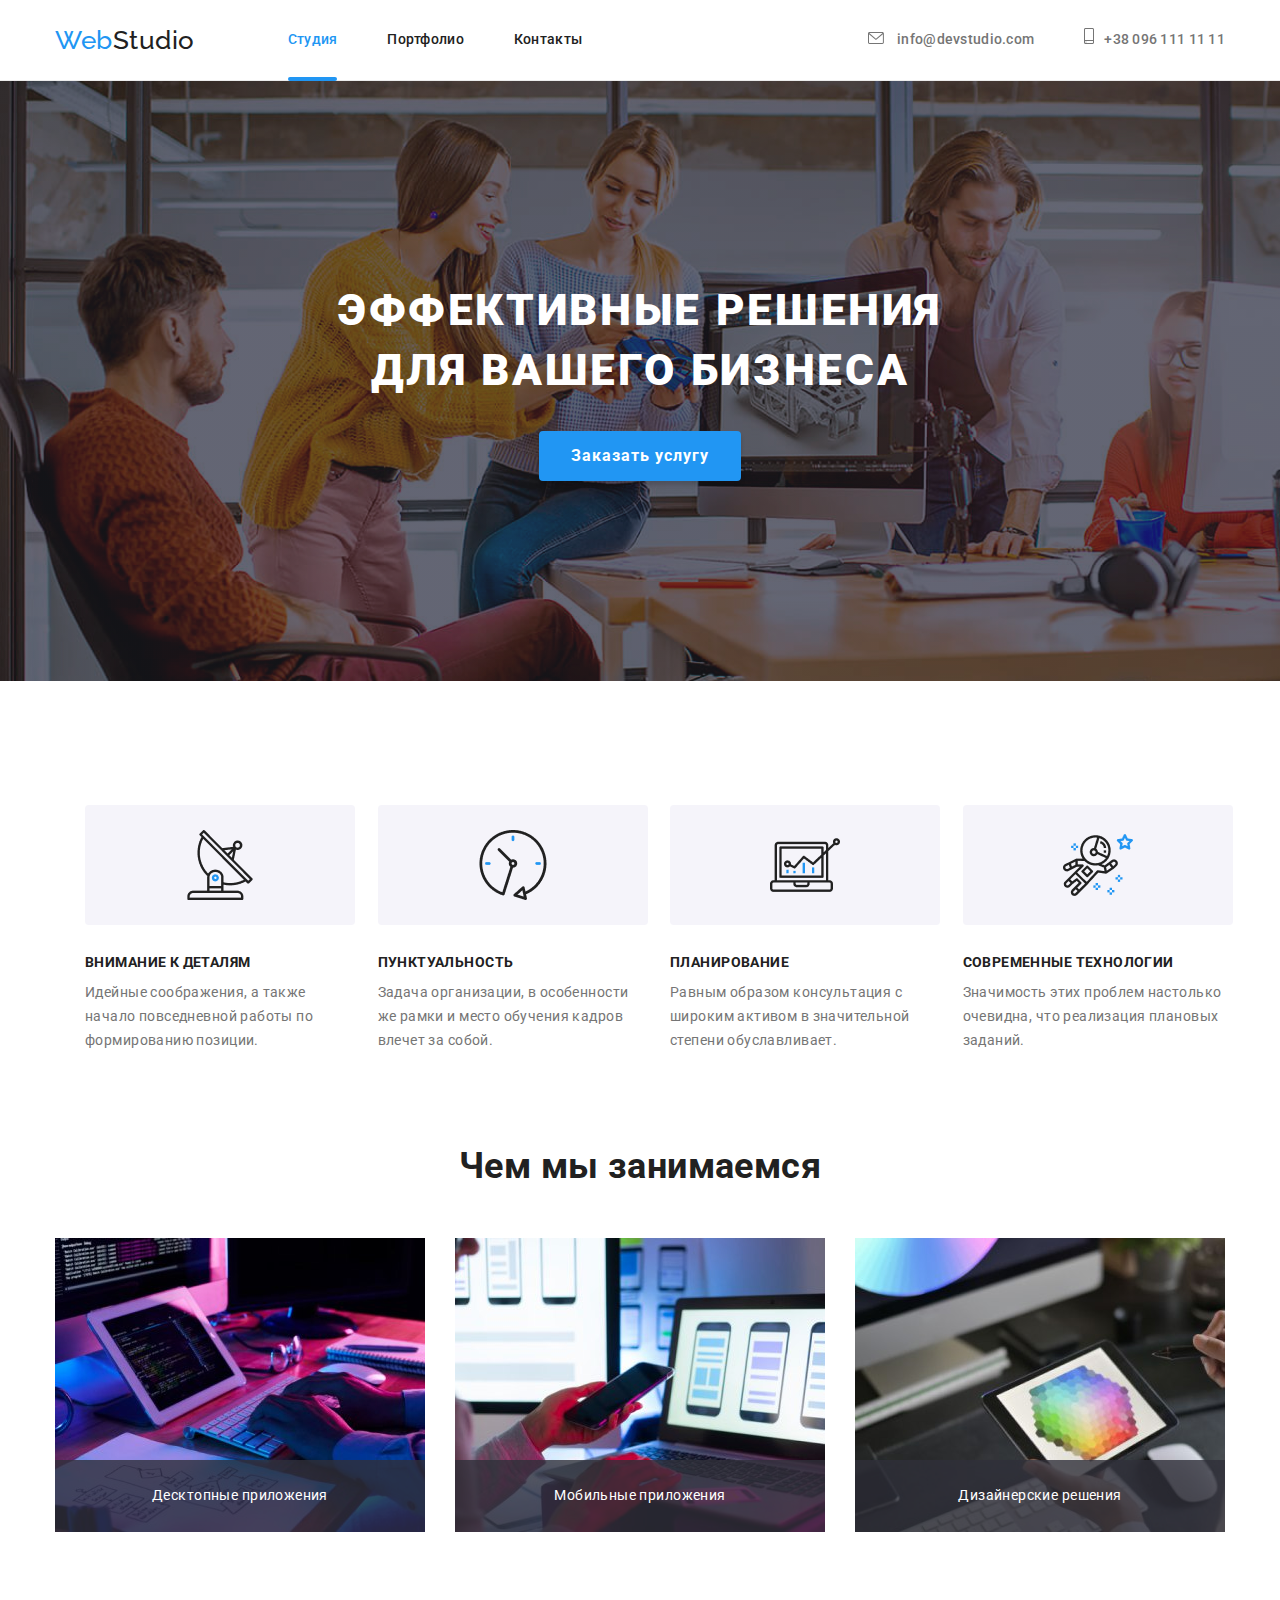
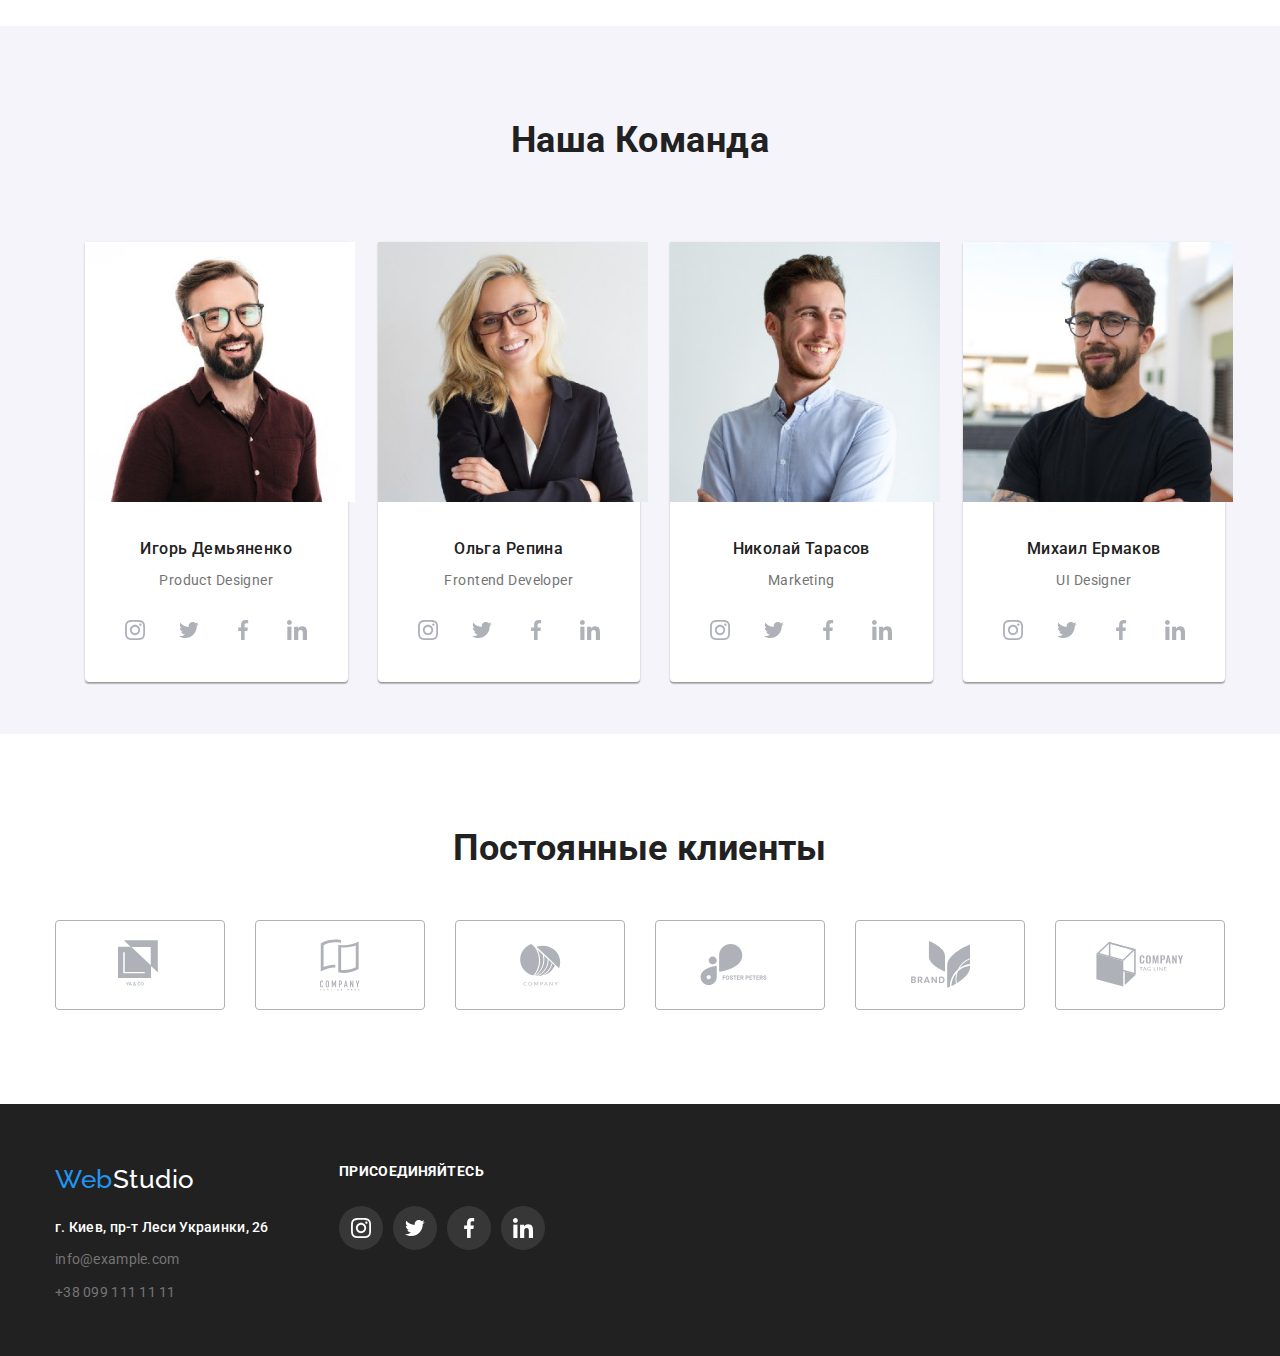
<file: index.html>
<!DOCTYPE html>
<html lang="ru">
  <head>
    <meta charset="UTF-8" />
    <meta name="viewport" content="width=device-width, initial-scale=1.0" />
    <title>Студия</title>
    <link rel="stylesheet" href="https://cdnjs.cloudflare.com/ajax/libs/modern-normalize/1.0.0/modern-normalize.min.css">
    <link href="https://fonts.googleapis.com/css2?family=Raleway:wght@700&family=Roboto:wght@400;500;700;900&display=swap"
      rel="stylesheet"> 
    <link rel="stylesheet" href="./css/styles.css">
  </head>
  <body>
    <header class="header-border">
    <div class="container header">
      <nav class="flex-item">
        <a href="" class="logo menu-logo"><span class="web">Web</span>Studio</a>
          <ul class="flex-item">
            <li class="menu"><a href="./index.html" class="link menu-link curent">Студия</a></li>
            <li class="menu"><a href="./partfolio.html" class="link menu-link">Портфолио</a></li>
            <li class="menu"><a href="#Kontakt" class="link menu-link">Контакты</a></li>
          </ul>
      </nav>
  <ul class="flex-item">
    <li class="menu"><a class="link text malto" href="malto:info@devstudio.com">
        <svg class="heder-ico-mail">
          <use href="./img/sprite.svg#envelope-hover"></use>
        </svg>
        info@devstudio.com</a></li>
    <li class="menu"><a class="link text tel" href="tel:+380961111111">
        <svg class="heder-ico-phone">
          <use href="./img/sprite.svg#smartphone"></use>
        </svg>+38 096 111 11 11</a></li>
  </ul>
    </div> 
    </header>
    <main>
      <section class="motivation">
        <div class="container hero-conteiner">
          <h1 class="dark_bg hero">Эффективные решения для вашего бизнеса</h1>
          <div class="hero-button">
          <button type="button" class="button dark_bg" data-modal-open>Заказать услугу</button>
          </div>
        </div>
      </section>
    <section class="target hed">
     <div class="container">
      <ul class="flex-item work">
        <li class="target-conteiner first">
          <h3 class="text-header">Внимание к деталям</h3>
          <p class="text">
          Идейные соображения, а также начало повседневной работы по
          формированию позиции.
        </p>
      </li>
        <li class="target-conteiner second">
          <h3 class="text-header">Пунктуальность</h3>
          <p class="text">Задача организации, в особенности же рамки и место обучения кадров
           влечет за собой.
          </p>
        </li>
        <li class="target-conteiner three">
          <h3 class="text-header">Планирование</h3>
          <p class="text">
          Равным образом консультация с широким активом в значительной степени
          обуславливает.
         </p>
        </li>
        <li class="target-conteiner four">
          <h3 class="text-header">Современные технологии</h3>
          <p class="text">
          Значимость этих проблем настолько очевидна, что реализация плановых
          заданий.
          </p>
        </li>
      </ul>
  </div>
  </section>
  <Section class="our-work">
      <div class="container">
        <h2 class="low-header">Чем мы занимаемся</h2>
        <ul class="flex-item work-conteiner">
          <li class="work-img">
            <img src="./img/index8.jpg" width="370" height="294" alt="wwd1" />
            <p class="img-disk">Десктопные приложения</p>
          </li>
          <li class="work-img">
            <img src="./img/index7.jpg" width="370" height="294" alt="wwd2" />
            <p class="img-disk">Мобильные приложения</p>
          </li>
          <li class="work-img">
            <img src="./img/index6.jpg" width="370" height="294" alt="wwd3" />
            <p class="img-disk">Дизайнерские решения</p>
          </li>
        </ul>
      </div>
    </section>
      <section class="team-section hed">
        <div class="container">
        <h2 class="low-header">Наша Команда</h2>
      <ul class="flex-item work">
        <li class="person"> 
          <figure>
            <img src="./img/index5.jpg" width="270" height="260" alt="Product Designer">
              <figurecaption> 
                <p class="name"> Игорь Демьяненко </p>
                <p class="text name" lang="en">Product Designer</p>
                <ul class="social-list">
                  <li class="social-item"> <a class="social-link" href="https://instagram.com/" target="_blank" rel="noopener noreferer" aria-label="Instagram">
                  <svg class="social-svg">
                    <use href="./img/sprite.svg#instagram"></use>
                  </svg>
                  </a></li>
                  <li class="social-item"> <a class="social-link" href="https://twitter.com/" target="_blank" rel="noopener noreferer" aria-label="twitter">
                  <svg class="social-svg">
                    <use href="./img/sprite.svg#twitter"></use>
                  </svg>
                  </a></li>
                  <li class="social-item"> <a class="social-link" href="https://facebook.com/" target="_blank" rel="noopener noreferer" aria-label="Facebook">
                  <svg class="social-svg">
                  <use href="./img/sprite.svg#facebook"></use>
                  </svg>
                  </a></li>
                  <li class="social-item"> <a class="social-link" href="https://linkedin.com/" target="_blank" rel="noopener noreferer" aria-label="Linkedin">
                   <svg class="social-svg">
                  <use href="./img/sprite.svg#linkedin"></use>
                  </svg>
                   </a></li>
                </ul>
              </figurecaption>
          </figure>
        </li>
        <li class="person"> 
          <figure>
          <img src="./img/index4.jpg" width="270" height="260" alt="Frontend Developer">
            <figurecaption>
            <p class="name"> Ольга Репина </p>
            <p class="text name" lang="en">Frontend Developer</p>
            <ul class="social-list">
              <li class="social-item"> <a class="social-link" href="https://instagram.com/" target="_blank" rel="noopener noreferer"
                  aria-label="Instagram">
                  <svg class="social-svg">
                    <use href="./img/sprite.svg#instagram"></use>
                  </svg>
                </a></li>
              <li class="social-item"> <a class="social-link" href="https://twitter.com/" target="_blank" rel="noopener noreferer"
                  aria-label="twitter">
                  <svg class="social-svg">
                    <use href="./img/sprite.svg#twitter"></use>
                  </svg>
                </a></li>
              <li class="social-item"> <a class="social-link" href="https://facebook.com/" target="_blank" rel="noopener noreferer"
                  aria-label="Facebook">
                  <svg class="social-svg">
                    <use href="./img/sprite.svg#facebook"></use>
                  </svg>
                </a></li>
              <li class="social-item"> <a class="social-link" href="https://linkedin.com/" target="_blank" rel="noopener noreferer"
                  aria-label="Linkedin">
                  <svg class="social-svg">
                    <use href="./img/sprite.svg#linkedin"></use>
                  </svg>
                </a></li>
            </ul>
            </figurecaption>
          </figure> 
        </li>
        <li class="person"> 
          <figure>
            <img src="./img/index3.jpg" width="270" height="260" alt="Marketing">
            <figurecaption>
            <p class="name"> Николай Тарасов </p>
              <p class="text name" lang="en">Marketing</p>
              <ul class="social-list">
                <li class="social-item"> <a class="social-link" href="https://instagram.com/" target="_blank" rel="noopener noreferer"
                    aria-label="Instagram">
                    <svg class="social-svg">
                      <use href="./img/sprite.svg#instagram"></use>
                    </svg>
                  </a></li>
                <li class="social-item"> <a class="social-link" href="https://twitter.com/" target="_blank" rel="noopener noreferer"
                    aria-label="twitter">
                    <svg class="social-svg">
                      <use href="./img/sprite.svg#twitter"></use>
                    </svg>
                  </a></li>
                <li class="social-item"> <a class="social-link" href="https://facebook.com/" target="_blank" rel="noopener noreferer"
                    aria-label="Facebook">
                    <svg class="social-svg">
                      <use href="./img/sprite.svg#facebook"></use>
                    </svg>
                  </a></li>
                <li class="social-item"> <a class="social-link" href="https://linkedin.com/" target="_blank" rel="noopener noreferer"
                    aria-label="Linkedin">
                    <svg class="social-svg">
                      <use href="./img/sprite.svg#linkedin"></use>
                    </svg>
                  </a></li>
              </ul>
            </figurecaption>
          </figure class="person">
        </li>
        <li class="person"> 
          <figure>
            <img src="./img/index.jpg" width="270" height="260" alt="UI Designer">
            <figurecaption>
            <p class="name">Михаил Ермаков</p>
            <p class="text name" lang="en">UI Designer</p>
            <ul class="social-list">
              <li class="social-item"> <a class="social-link" href="https://instagram.com/" target="_blank" rel="noopener noreferer"
                  aria-label="Instagram">
                  <svg class="social-svg">
                    <use href="./img/sprite.svg#instagram"></use>
                  </svg>
                </a></li>
              <li class="social-item"> <a class="social-link" href="https://twitter.com/" target="_blank" rel="noopener noreferer"
                  aria-label="twitter">
                  <svg class="social-svg">
                    <use href="./img/sprite.svg#twitter"></use>
                  </svg>
                </a></li>
              <li class="social-item"> <a class="social-link" href="https://facebook.com/" target="_blank" rel="noopener noreferer"
                  aria-label="Facebook">
                  <svg class="social-svg">
                    <use href="./img/sprite.svg#facebook"></use>
                  </svg>
                </a></li>
              <li class="social-item"> <a class="social-link" href="https://linkedin.com/" target="_blank" rel="noopener noreferer"
                  aria-label="Linkedin">
                  <svg class="social-svg">
                    <use href="./img/sprite.svg#linkedin"></use>
                  </svg>
                </a></li>
            </ul>
            </figurecaption>
          </figure>
        </li>
      </ul>
   </div>
    </section>
    <Section class="client">
      <div class="container">
      <h2 class="low-header">Постоянные клиенты</h2>
      <ul class="client-list">
        <li class="client-item"> <a class="client-link" href="">
          <svg class="client-svg client-1">
            <use href="./img/sprite.svg#logo-1"></use>
          </svg>
        </a></li>
        <li class="client-item"> <a class="client-link" href="">
            <svg class="client-svg client-2">
           <use href="./img/sprite.svg#logo-2"></use>
          </svg>
        </a></li>
        <li class="client-item"> <a class="client-link" href="">          
          <svg class="client-svg client-3">
            <use href="./img/sprite.svg#logo-3"></use>
          </svg>
        </a></li>
        <li class="client-item"> <a class="client-link" href="">          
          <svg class="client-svg client-4">
            <use href="./img/sprite.svg#logo-4"></use>
          </svg>
        </a></li>
        <li class="client-item"> <a class="client-link" href="">          
          <svg class="client-svg client-5">
            <use href="./img/sprite.svg#logo-5"></use>
          </svg>
        </a></li>
        <li class="client-item"> <a class="client-link" href="">
          <svg class="client-svg client-6">
            <use href="./img/sprite.svg#logo-6"></use>
          </svg>
        </a></li>
      </ul>
      </div>
    </Section>
    </main>
    <footer class="footer">
  <div class="container footer-container">
      <address class="address">
      <ul class="footer-menu"><a name="Kontakt"></a>
        <li class="footer-logo">
          <a href="" class="dark_bg link logo"><span class="web">Web</span>Studio</a>
        </li>
        <Li class="footer-list">
          <a href="https://goo.gl/maps/Aq3avpMeS8SeqytdA" target="_blank" rel="noopener noreferrer" class="dark_bg link"> г. Киев, пр-т Леси Украинки, 26</a>
        </Li>
        <Li class="footer-list">
          <a href="mailto:info@example.com" class="link text"> info@example.com</a>
        </Li>
        <Li class="footer-list">
          <a href="tel:+380991111111" class="link text">+38 099 111 11 11</a>
        </Li>
      </ul>
      </address>
      <div class="footer-soc">
      <h3 class="dark_bg text-header">присоединяйтесь</h3>
      <ul class="social-list">
        <li class="social-item"> <a class="social-link" href="https://instagram.com/" target="_blank" rel="noopener noreferer"
            aria-label="Instagram">
            <svg class="social-svg">
              <use href="./img/sprite.svg#instagram"></use>
            </svg>
          </a></li>
        <li class="social-item"> <a class="social-link" href="https://twitter.com/" target="_blank" rel="noopener noreferer"
            aria-label="twitter">
            <svg class="social-svg">
              <use href="./img/sprite.svg#twitter"></use>
            </svg>
          </a></li>
        <li class="social-item"> <a class="social-link" href="https://facebook.com/" target="_blank" rel="noopener noreferer"
            aria-label="Facebook">
            <svg class="social-svg">
              <use href="./img/sprite.svg#facebook"></use>
            </svg>
          </a></li>
        <li class="social-item"> <a class="social-link" href="https://linkedin.com/" target="_blank" rel="noopener noreferer"
            aria-label="Linkedin">
            <svg class="social-svg">
              <use href="./img/sprite.svg#linkedin"></use>
            </svg>
          </a></li>
      </ul>
      </div>
    </footer>
<div class="backdrop is-hidden" data-modal>
  <div class="modal">
    <button class="modal-close-button" data-modal-close>
      <svg class="close-x">
        <use href="./img/sprite.svg#close-x"></use>
      </svg>
    </button>
  </div>
</div>
<script src="./modal.js"></script>
  </body>
</html>
</file>
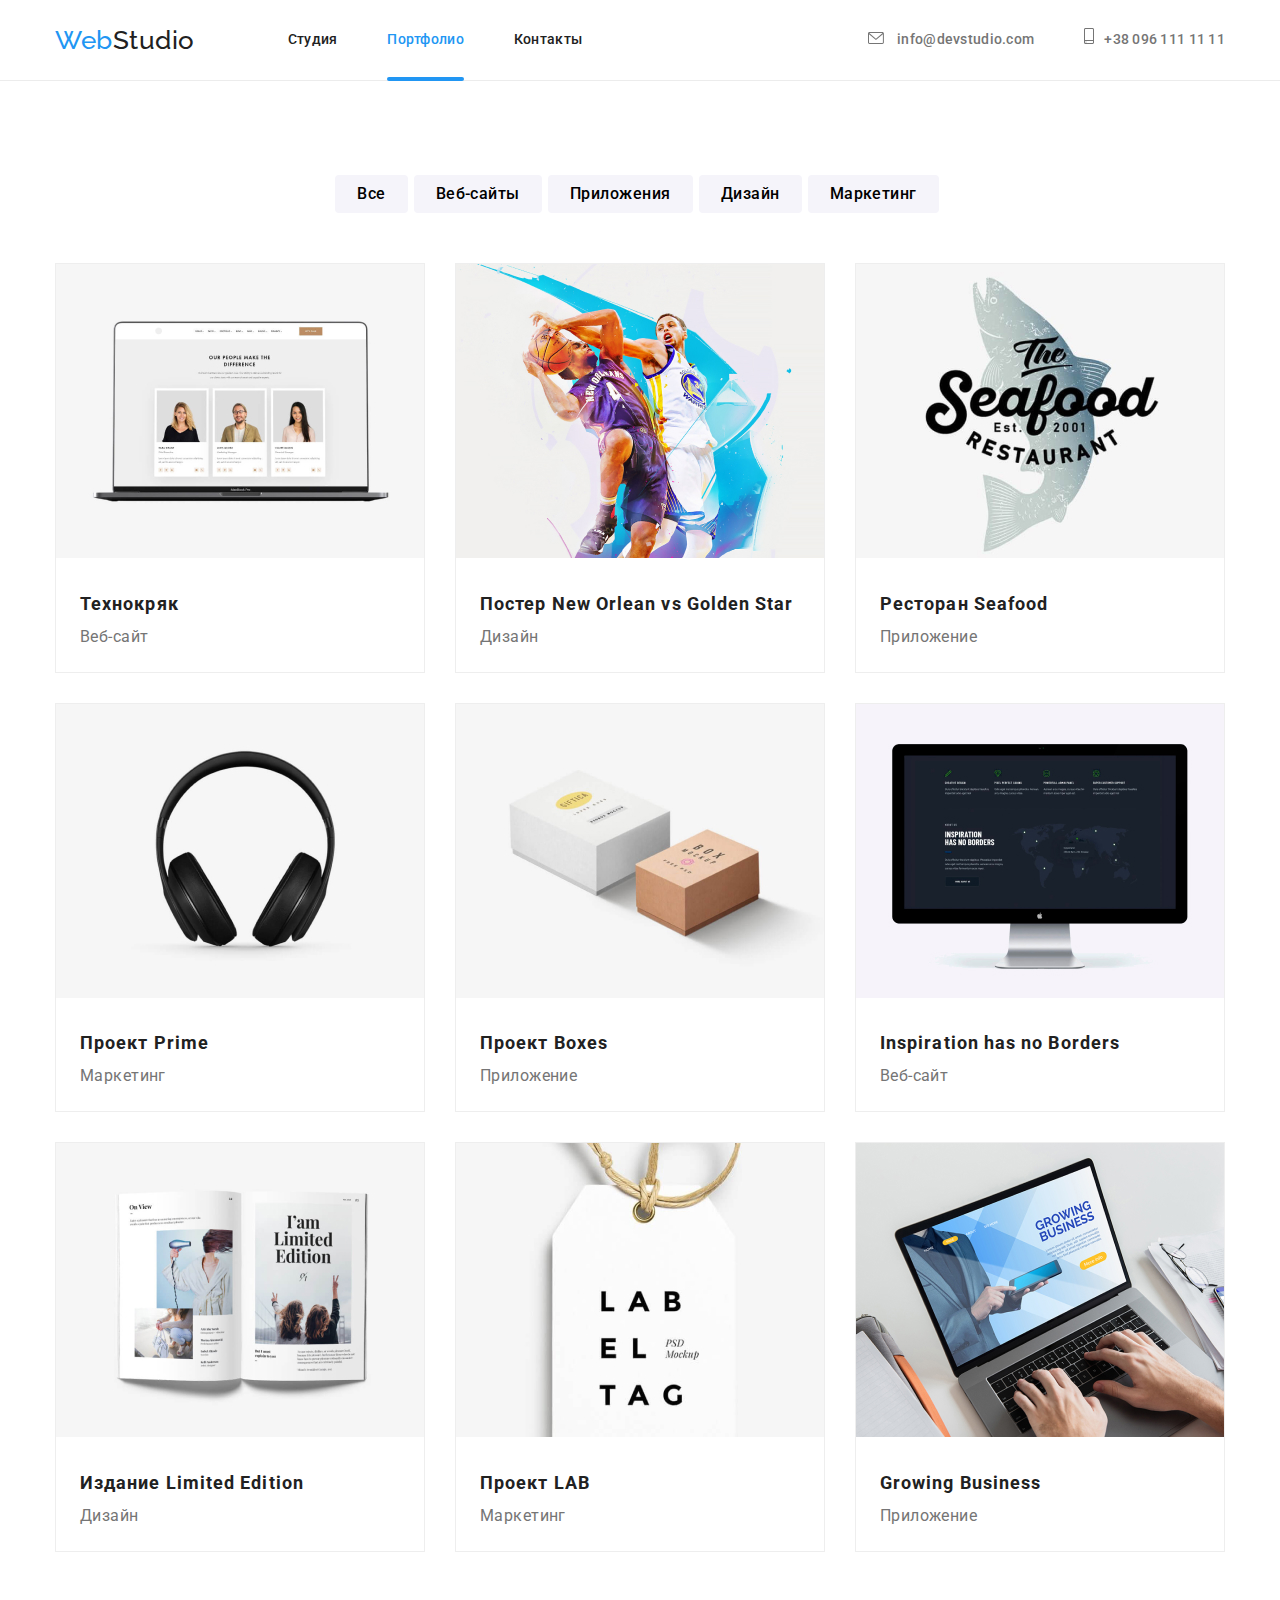
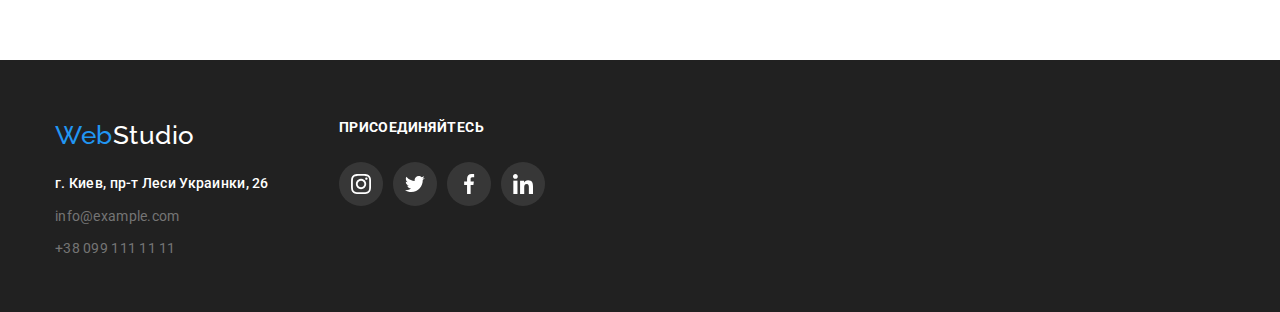
<file: partfolio.html>
<!DOCTYPE html>
<html lang="ru">
<head>
    <meta charset="UTF-8">
    <meta name="viewport" content="width=device-width, initial-scale=1.0">
    <title>Портфолио</title>
    <link rel="stylesheet" href="https://cdnjs.cloudflare.com/ajax/libs/modern-normalize/1.0.0/modern-normalize.min.css">
    <link href="https://fonts.googleapis.com/css2?family=Raleway:wght@700&family=Roboto:wght@400;500;700;900&display=swap"
        rel="stylesheet">
    <link rel="stylesheet" href="./css/styles.css">
</head>
<body>
    <header class="header-border">
        <div class="container header">
            <nav class="flex-item">
                <a href="" class="logo menu-logo"><span class="web">Web</span>Studio</a>
                <ul class="flex-item">
                    <li class="menu"><a href="./index.html" class="link menu-link">Студия</a></li>
                    <li class="menu"><a href="./partfolio.html" class="link menu-link curent">Портфолио</a></li>
                    <li class="menu"><a href="#Kontakt" class="link menu-link">Контакты</a></li>
                </ul>
            </nav>
            <ul class="flex-item">
                <li class="menu"><a class="link text malto" href="malto:info@devstudio.com">
                    <svg class="heder-ico-mail">
                        <use href="./img/sprite.svg#envelope-hover"></use>
                    </svg>
                    info@devstudio.com</a></li>
                <li class="menu"><a class="link text tel" href="tel:+380961111111">
               <svg class="heder-ico-phone">
               <use href="./img/sprite.svg#smartphone"></use>
               </svg>+38 096 111 11 11</a></li>
            </ul>
        </div>
    </header>
<main>
    <Section class="filter-button">
        <div class="container filter">
            <button type="button" class="part-button">Все</button>
            <button type="button" class="part-button">Веб-сайты</button>
            <button type="button" class="part-button">Приложения</button>
            <button type="button" class="part-button">Дизайн</button>
            <button type="button" class="part-button">Маркетинг</button>
        </div>
    </Section>
    <section class="content">
    <div class="container">
    <ul class="part">
        <li class="partfolio-pic pic-info">
        <a href="">
            <div class="pic-info">
                <p class="overlay">Технокряк это современная площадка распространения коронавируса. Компании используют эту платформу для цифрового
                шпионажа и атак на защищённые сервера конкурентов.</p>
                <img src="./img_partfolio/img1.jpg" width="370" height="294" alt="Технокряк">
            </div>
            <div class="partfolio-pic-info">
                <p class="prod-name">Технокряк</p>
                <p class="prod-exp">Веб-сайт</p>
            </div>
        </a>
        </li>
        <li class="partfolio-pic pic-info">
        <a href="">
            <div class="pic-info">
                <p class="overlay">Технокряк это современная площадка распространения коронавируса. Компании используют эту
                    платформу для цифрового
                    шпионажа и атак на защищённые сервера конкурентов.</p>
                <img src="./img_partfolio/img2.jpg" width="370" height="294" alt="Постер New Orlean vs Golden Star">
            </div>
            <div>
                <p class="prod-name">Постер New Orlean vs Golden Star</p>
                <p class="prod-exp">Дизайн</p>
            </div>
        </a>
        </li>
        <li class="partfolio-pic pic-info">
        <a href="">
            <div class="pic-info">
                <p class="overlay">Технокряк это современная площадка распространения коронавируса. Компании используют эту
                    платформу для цифрового
                    шпионажа и атак на защищённые сервера конкурентов.</p>
                <img src="./img_partfolio/img3.jpg" width="370" height="294" alt="Ресторан Seafood">
            </div>
            <div>
                <p class="prod-name">Ресторан Seafood</p>
                <p class="prod-exp">Приложение</p>
            </div>
        </a>
        </li>
        <li class="partfolio-pic pic-info">
        <a href="">
            <div class="pic-info">
                <p class="overlay">Технокряк это современная площадка распространения коронавируса. Компании используют эту
                    платформу для цифрового
                    шпионажа и атак на защищённые сервера конкурентов.</p>
                <img src="./img_partfolio/img4.jpg" width="370" height="294" alt="Проект Prime">
            </div>
            <div>
                <p class="prod-name">Проект Prime</p>
                <p class="prod-exp">Маркетинг</p>
            </div>
        </a>
        </li>
        <li class="partfolio-pic pic-info">
        <a href="">
            <div class="pic-info">
                <p class="overlay">Технокряк это современная площадка распространения коронавируса. Компании используют эту
                    платформу для цифрового
                    шпионажа и атак на защищённые сервера конкурентов.</p>
                <img src="./img_partfolio/img5.jpg" width="370" height="294" alt="Проект Boxes">
            </div>
            <div>
                <p class="prod-name">Проект Boxes</p>
                <p class="prod-exp">Приложение</p>
            </div>
        </a>
        </li>
        <li class="partfolio-pic pic-info">
        <a href="">
            <div class="pic-info">
                <p class="overlay">Технокряк это современная площадка распространения коронавируса. Компании используют эту
                    платформу для цифрового
                    шпионажа и атак на защищённые сервера конкурентов.</p>
                <img src="./img_partfolio/img6.jpg" width="370" height="294" alt="Inspiration has no Borders">
            </div>
            <div>
                <p class="prod-name">Inspiration has no Borders</p>
                <p class="prod-exp">Веб-сайт</p>
            </div>
        </a>
        </li>
        <li class="partfolio-pic pic-info">
        <a href="">
            <div class="pic-info">
                <p class="overlay">Технокряк это современная площадка распространения коронавируса. Компании используют эту
                    платформу для цифрового
                    шпионажа и атак на защищённые сервера конкурентов.</p>
                <img src="./img_partfolio/img7.jpg" width="370" height="294" alt="Издание Limited Edition">
            </div>
            <div>
                <p class="prod-name">Издание Limited Edition</p>
                <p class="prod-exp">Дизайн</p>
            </div>
        </a>
        </li>
        <li class="partfolio-pic pic-info">
        <a href="">
            <div class="pic-info">
                <p class="overlay">Технокряк это современная площадка распространения коронавируса. Компании используют эту
                    платформу для цифрового
                    шпионажа и атак на защищённые сервера конкурентов.</p>
                <img src="./img_partfolio/img8.jpg" width="370" height="294" alt="Проект LAB">
            </div>
            <div>
                <p class="prod-name">Проект LAB</p>
                <p class="prod-exp">Маркетинг</p>
            </div>
        </a>
        </li>
        <li class="partfolio-pic pic-info">
        <a href="">
            <div class="pic-info">
                <p class="overlay">Технокряк это современная площадка распространения коронавируса. Компании используют эту
                    платформу для цифрового
                    шпионажа и атак на защищённые сервера конкурентов.</p>
                <img src="./img_partfolio/img9.jpg" width="370" height="294" alt="Growing Business">
            </div>
            <div>
                <p class="prod-name">Growing Business</p>
                <p class="prod-exp">Приложение</p>
            </div>
        </a>
        </li>
    </ul>
    </div>
    </section>
    </div>
 </main>
    <footer class="footer">
        <div class="container footer-container">
            <address class="address">
                <ul class="footer-menu"><a name="Kontakt"></a>
                    <li class="footer-logo">
                        <a href="" class="dark_bg link logo"><span
                                class="web">Web</span>Studio</a>
                    </li>
                    <Li class="footer-list">
                        <a href="https://goo.gl/maps/Aq3avpMeS8SeqytdA" target="_blank" rel="noopener noreferrer"
                            class="dark_bg link"> г. Киев, пр-т Леси Украинки, 26</a>
                    </Li>
                    <Li class="footer-list">
                        <a href="mailto:info@example.com" class="link text"> info@example.com</a>
                    </Li>
                    <Li class="footer-list">
                        <a href="tel:+380991111111" class="link text">+38 099 111 11 11</a>
                    </Li>
                </ul>
            </address>
            <div class="footer-soc">
                <h3 class="dark_bg text-header">присоединяйтесь</h3>
                <ul class="social-list">
                    <li class="social-item"> <a class="social-link" href="https://instagram.com/" target="_blank"
                            rel="noopener noreferer" aria-label="Instagram">
                            <svg class="social-svg">
                                <use href="./img/sprite.svg#instagram"></use>
                            </svg>
                        </a></li>
                    <li class="social-item"> <a class="social-link" href="https://twitter.com/" target="_blank"
                            rel="noopener noreferer" aria-label="twitter">
                            <svg class="social-svg">
                                <use href="./img/sprite.svg#twitter"></use>
                            </svg>
                        </a></li>
                    <li class="social-item"> <a class="social-link" href="https://facebook.com/" target="_blank"
                            rel="noopener noreferer" aria-label="Facebook">
                            <svg class="social-svg">
                                <use href="./img/sprite.svg#facebook"></use>
                            </svg>
                        </a></li>
                    <li class="social-item"> <a class="social-link" href="https://linkedin.com/" target="_blank"
                            rel="noopener noreferer" aria-label="Linkedin">
                            <svg class="social-svg">
                                <use href="./img/sprite.svg#linkedin"></use>
                            </svg>
                        </a></li>
                </ul>
            </div>
    </footer>
</body>
</html>
</file>
<file: css/styles.css>
html {
  box-sizing: border-box;
}
*,
*::before,
*::after {
  box-sizing: inherit;
}

:root {
  --acent: #2196f3;
  --black: #212121;
  --white: #ffffff;
  --gray: #757575;
  --bg: #f5f4fa;
  --icons: #afb1b8;
}
h1,
h2,
h3,
p {
  margin-bottom: 0px;
  margin-top: 0;
}
a {
  margin: 0;
  text-decoration: none;
}
figure {
  margin: 0px;
  padding: 0px;
}
body {
  font-family: "Roboto", sans-serif;
  font-weight: 400;
  font-style: normal;
  letter-spacing: 0.03em;
  font-size: 14px;
  line-height: 1.7;
  color: var(--black);
}
.logo {
  font-family: "Raleway", sans-serif;
  font-weight: bold;
  font-size: 26px;
  line-height: 1.19;
  color: inherit;
  text-decoration: none;
  letter-spacing: 0.02em;
  font-weight: 500;
}
.web {
  color: var(--acent);
}
.link {
  color: inherit;
  text-decoration: none;
  letter-spacing: 0.02em;
  font-weight: 500;
  transition-duration: 250ms;
  transition-timing-function: cubic-bezier(0.4, 0, 0.2, 1);
}
.link:focus,
.link:hover {
  color: var(--acent);
}
.header-adress {
  font-size: 14px;
  color: var(--gray);
}
.heder-ico-phone {
  width: 10px;
  height: 16px;
  margin-right: 10px;
  fill: var(--gray);
  transition-duration: 250ms;
  transition-timing-function: cubic-bezier(0.4, 0, 0.2, 1);
}
.heder-ico-mail {
  width: 16px;
  height: 12px;
  margin-right: 10px;
  fill: var(--gray);
  transition-duration: 250ms;
  transition-timing-function: cubic-bezier(0.4, 0, 0.2, 1);
}
.malto:hover .heder-ico-mail,
.malto:focus .heder-ico-mail {
  fill: var(--acent);
}
.tel:hover .heder-ico-phone,
.tel:focus .heder-ico-phone {
  fill: var(--acent);
}
.menu > .text {
  font-weight: 500;
}
.button {
  font-weight: bold;
  font-size: 16px;
  line-height: 1.87;
  letter-spacing: 0.06em;
  padding: 10px 32px;
  box-shadow: 0px 4px 4px rgba(0, 0, 0, 0.15);
  border-radius: 4px;
  border: 0px;
  background: var(--acent);
  transition-duration: 250ms;
  transition-timing-function: cubic-bezier(0.4, 0, 0.2, 1);
}
.button:hover,
.button:focus {
  background: var(--white);
  color: var(--black);
}
.name {
  font-weight: 500;
  font-size: 16px;
  line-height: 1.18;
  text-align: center;
}
.text {
  font-weight: normal;
  font-size: 14px;
  line-height: 1.7;
  color: var(--gray);
}
.text-header {
  font-weight: bold;
  font-size: 14px;
  line-height: 1.14;
  text-transform: uppercase;
  margin-bottom: 10px;
}
.low-header {
  font-weight: bold;
  font-size: 36px;
  line-height: 1.16;
  text-align: center;
  padding-bottom: 50px;
}
.dark_bg {
  color: var(--white);
}
.hero {
  font-weight: 900;
  font-size: 44px;
  line-height: 1.36;
  text-align: center;
  letter-spacing: 0.06em;
  text-transform: uppercase;
  padding-bottom: 30px;
}
.address {
  font-style: normal;
  margin-right: 70px;
}
.figure {
  display: block;
  width: 370px;
}
.prod-name {
  font-weight: bold;
  font-size: 18px;
  line-height: 2;
  letter-spacing: 0.06em;
  padding-top: 20px;
  padding-left: 24px;
  color: var(--black);
}
.prod-exp {
  font-size: 16px;
  line-height: 1.87;
  padding-bottom: 20px;
  padding-left: 24px;
  color: var(--gray);
}

.part-button {
  font-weight: 500;
  font-size: 16px;
  line-height: 1.62;
  text-align: center;
  letter-spacing: 0.03em;
  border-radius: 4px;
  padding: 6px 22px;
  margin-right: 6px;
  background: var(--bg);
  border: 0;
  transition-duration: 250ms;
  transition-timing-function: cubic-bezier(0.4, 0, 0.2, 1);
}
.part-button:focus,
.part-button:hover {
  color: var(--white);
  background: var(--acent);
  box-shadow: 0px 3px 1px rgba(0, 0, 0, 0.1), 0px 1px 2px rgba(0, 0, 0, 0.08),
    0px 2px 2px rgba(0, 0, 0, 0.12);
}
.container {
  width: 1200px;
  padding-left: 15px;
  padding-right: 15px;
  margin-right: auto;
  margin-left: auto;
}
.flex-item {
  display: flex;
  padding: 0px;
  margin: 0px;
  list-style-type: none;
}
.header {
  height: 80px;
  background-color: var(--white);
  display: flex;
  justify-content: space-between;
  align-items: center;
}
.header > .flex-item {
  align-items: center;
}
.header-border {
  border-bottom: 1px solid #ececec;
}

.menu:not(:last-child) {
  margin-right: 50px;
}
.menu {
  position: relative;
}
.curent {
  color: var(--acent);
}
.curent::after {
  content: "";
  display: block;
  position: absolute;
  width: 100%;
  height: 4px;
  border-radius: 2px;
  background-color: var(--acent);
  bottom: -29px;
  left: 0;
}
.menu-link:hover::after,
.menu-link:focus::after {
  content: "";
  display: block;
  position: absolute;
  width: 100%;
  height: 4px;
  border-radius: 2px;
  background-color: var(--acent);
  bottom: -29px;
  left: 0;
}

.menu-logo {
  padding-right: 93px;
}

.motivation {
  background-color: #c4c4c4;
  background-image: linear-gradient(
      to right,
      rgba(47, 48, 58, 0.4),
      rgba(47, 48, 58, 0.4)
    ),
    url(../img/herobg.png);
  background-repeat: no-repeat;
  background-size: cover;
  height: 600px;
  display: flex;
  align-items: center;
}
.target-conteiner {
  width: calc(100% / 4 - 30px);
  margin-left: 30px;
  margin-top: 30px;
}
.first::before {
  background-color: var(--bg);
  border-radius: 4px;
  display: block;
  content: "";
  background-image: url(../img/Group.png);
  background-repeat: no-repeat;
  background-position: center;
  width: 270px;
  height: 120px;
  margin-bottom: 30px;
}
.second::before {
  background-color: var(--bg);
  border-radius: 4px;
  display: block;
  content: "";
  background-image: url(../img/clock.png);
  background-repeat: no-repeat;
  background-position: center;
  width: 270px;
  height: 120px;
  margin-bottom: 30px;
}
.three::before {
  background-color: var(--bg);
  border-radius: 4px;
  display: block;
  content: "";
  background-image: url(../img/diagram.png);
  background-repeat: no-repeat;
  background-position: center;
  width: 270px;
  height: 120px;
  margin-bottom: 30px;
}
.four::before {
  background-color: var(--bg);
  border-radius: 4px;
  display: block;
  content: "";
  background-image: url(../img/astronaut.png);
  background-repeat: no-repeat;
  background-position: center;
  width: 270px;
  height: 120px;
  margin-bottom: 30px;
}
.our-work {
  padding-bottom: 94px;
}
.work-img {
  position: relative;
  max-height: 294px;
  width: calc(100% / 3 - 30px);
  margin-left: 30px;
  margin-top: 30px;
}
.work-conteiner {
  margin-left: -30px;
  margin-top: -30px;
}
.img-disk {
  position: absolute;
  display: block;
  bottom: 0;
  right: 0;
  left: 0;
  padding-top: 24px;
  padding-bottom: 24px;
  text-align: center;
  color: #ffffff;
  background-color: rgba(47, 48, 58, 0.8);
}

.hed {
  padding-top: 94px;
  padding-bottom: 94px;
}
.team-section {
  background-color: var(--bg);
  height: 708px;
}
.person {
  background-color: var(--white);
  box-shadow: 0px 1px 3px rgba(0, 0, 0, 0.12), 0px 1px 1px rgba(0, 0, 0, 0.14),
    0px 2px 1px rgba(0, 0, 0, 0.2);
  border-radius: 0px 0px 4px 4px;
  width: calc(100% / 4 - 30px);
  margin-left: 30px;
  margin-top: 30px;
}
.person .name:last-child {
  padding-bottom: 30px;
}
.person .name:first-child {
  padding-top: 30px;
}
.person .text {
  padding-top: 10px;
}
.social-list {
  display: flex;
  justify-content: center;
  padding: 0px;
  margin: 0px;
  list-style-type: none;
  padding-top: 16px;
  padding-bottom: 30px;
}
.social-svg {
  width: 20px;
  height: 20px;
  fill: var(--icons);
  transition-duration: 250ms;
  transition-timing-function: cubic-bezier(0.4, 0, 0.2, 1);
}
.social-item:not(:last-child) {
  margin-right: 10px;
}
.social-link {
  display: flex;
  justify-content: center;
  align-items: center;
  width: 44px;
  height: 44px;
  background-color: var(--white);
  border-radius: 50%;
  transition-duration: 250ms;
  transition-timing-function: cubic-bezier(0.4, 0, 0.2, 1);
}
.social-link:hover,
.social-link:focus {
  background-color: var(--acent);
}
.social-link:hover .social-svg,
.social-link:focus .social-svg {
  fill: var(--white);
}
.footer-menu {
  list-style-type: none;
  padding: 0px;
  margin: 0px;
}
.footer-container {
  display: flex;
}
.footer {
  display: flex;
  padding-top: 60px;
  padding-bottom: 60px;
  height: 252px;
  background-color: var(--black);
}
.footer-list:not(:last-child) {
  padding-bottom: 9px;
}
.footer-logo {
  padding-bottom: 20px;
}
.footer-soc .social-svg {
  fill: var(--white);
}
.footer-soc .social-link {
  background-color: rgba(255, 255, 255, 0.1);
}
.footer-soc .social-link:hover,
.footer-soc .social-link:focus {
  background-color: var(--acent);
}
.partfolio-pic {
  display: block;
  width: calc(100% / 3 - 30px);
  margin-left: 30px;
  margin-top: 30px;
  border: 1px solid #eeeeee;
  transition-duration: 250ms;
  transition-timing-function: cubic-bezier(0.4, 0, 0.2, 1);
}
.partfolio-pic:focus,
.partfolio-pic:hover {
  box-shadow: 0px 1px 1px rgba(0, 0, 0, 0.12), 0px 4px 4px rgba(0, 0, 0, 0.06),
    1px 4px 6px rgba(0, 0, 0, 0.16);
}
.partfolio-pic-info {
  width: 370px;
}
.pic-info {
  position: relative;
  overflow: hidden;
  transition-duration: 250ms;
  transition-timing-function: cubic-bezier(0.4, 0, 0.2, 1);
}
.overlay {
  position: absolute;
  top: 0;
  left: 0;
  width: 100%;
  height: 100%;
  transform: translateY(100%);
  transition: transform 250ms;
  transition-timing-function: cubic-bezier(0.4, 0, 0.2, 1);
  font-weight: 400;
  font-size: 18px;
  letter-spacing: 0.03em;
  padding: 64px 24px;
  color: #ffffff;
}
.pic-info:hover .overlay,
.pic-info:focus .overlay {
  transform: translateY(0);
  background-color: rgba(33, 150, 243, 0.9);
}
.part {
  display: flex;
  flex-wrap: wrap;
  padding: 0px;
  list-style-type: none;
  margin-left: -30px;
  margin-top: -30px;
}
.filter {
  padding-top: 94px;
  padding-bottom: 50px;
  display: flex;
  justify-content: center;
}
.content {
  padding-bottom: 94px;
}
.hero-button {
  display: flex;
  justify-content: center;
}
.hero-conteiner {
  padding: 200px 15px;
  max-width: 696px;
}

.client {
  padding-top: 94px;
  padding-bottom: 94px;
}
.client-list {
  display: flex;
  justify-content: center;
  padding: 0px;
  margin: 0px;
  list-style-type: none;
}
.client-link {
  display: flex;
  align-items: center;
  justify-content: center;
  width: 170px;
  height: 90px;
  border: 1px solid #afb1b8;
  border-radius: 4px;
  transition-duration: 250ms;
  transition-timing-function: cubic-bezier(0.4, 0, 0.2, 1);
}
.client-item:not(:last-child) {
  margin-right: 30px;
}
.client-svg {
  fill: var(--icons);
  transition-duration: 250ms;
  transition-timing-function: cubic-bezier(0.4, 0, 0.2, 1);
}
.client-1 {
  height: 49px;
  width: 44px;
}
.client-2 {
  width: 40px;
  height: 52px;
}
.client-3 {
  width: 41px;
  height: 42px;
}
.client-4 {
  width: 80px;
  height: 42px;
}
.client-5 {
  width: 59px;
  height: 47px;
}
.client-6 {
  width: 88px;
  height: 45px;
}
.client-link:hover,
.client-link:focus {
  border-color: var(--acent);
}
.client-link:hover .client-svg,
.client-link:focus .client-svg {
  fill: var(--acent);
}
.backdrop {
  position: fixed;
  top: 0;
  left: 0;
  width: 100%;
  height: 100%;
  background-color: rgba(0, 0, 0, 0.2);
  opacity: 1;
  transition-duration: 250ms;
  transition-timing-function: cubic-bezier(0.4, 0, 0.2, 1);
}
.is-hidden {
  visibility: hidden;
  opacity: 0;
  pointer-events: none;
}
.modal {
  position: absolute;
  background-color: #fff;
  top: 50%;
  left: 50%;
  transform: translate(-50%, -50%);
  width: 528px;
  height: 581px;
  box-shadow: 0px 1px 3px rgba(0, 0, 0, 0.12), 0px 1px 1px rgba(0, 0, 0, 0.14),
    0px 2px 1px rgba(0, 0, 0, 0.2);
  border-radius: 4px;
}
.modal-close-button {
  position: absolute;
  display: flex;
  align-items: center;
  justify-content: center;
  top: 8px;
  right: 8px;
  width: 30px;
  height: 30px;
  padding: 9px, 10px;
  background-color: #fff;
  border: 1px solid rgba(0, 0, 0, 0.1);
  border-radius: 50%;
}
.close-x {
  fill: black;
  width: 17px;
  height: 17px;
}
</file>
